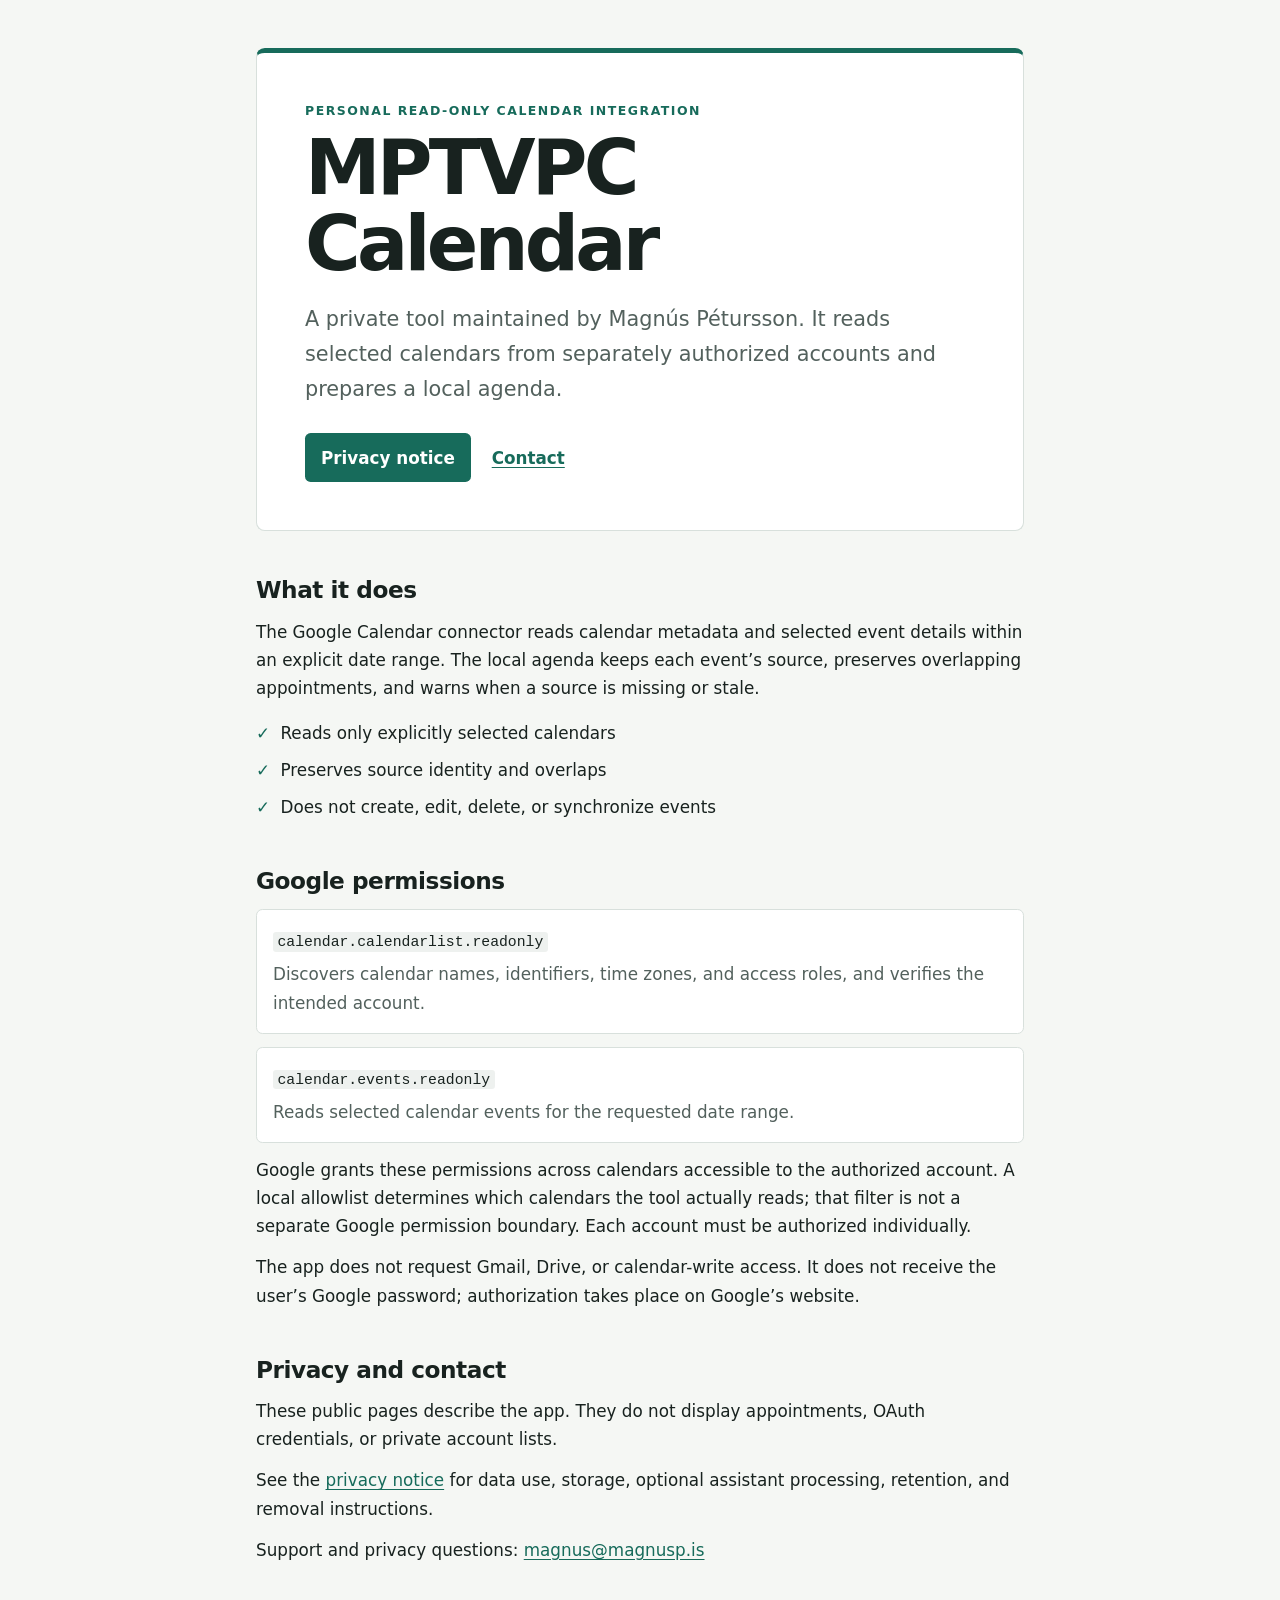
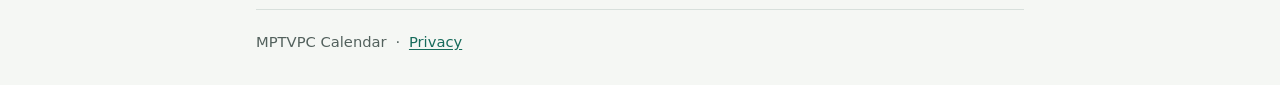
<file: index.html>
<!doctype html>
<html lang="en">
<head>
  <meta charset="utf-8">
  <meta name="viewport" content="width=device-width, initial-scale=1">
  <meta name="description" content="MPTVPC Calendar is a private, read-only calendar tool maintained by Magnús Pétursson.">
  <title>MPTVPC Calendar</title>
  <link rel="stylesheet" href="style.css">
</head>
<body>
  <main>
    <header class="hero">
      <p class="eyebrow">Personal read-only calendar integration</p>
      <h1>MPTVPC Calendar</h1>
      <p class="lede">A private tool maintained by Magnús Pétursson. It reads selected calendars from separately authorized accounts and prepares a local agenda.</p>
      <nav aria-label="Page links">
        <a class="button" href="privacy/">Privacy notice</a>
        <a class="text-link" href="mailto:magnus@magnusp.is">Contact</a>
      </nav>
    </header>

    <section aria-labelledby="purpose">
      <h2 id="purpose">What it does</h2>
      <p>The Google Calendar connector reads calendar metadata and selected event details within an explicit date range. The local agenda keeps each event’s source, preserves overlapping appointments, and warns when a source is missing or stale.</p>
      <ul class="checks">
        <li>Reads only explicitly selected calendars</li>
        <li>Preserves source identity and overlaps</li>
        <li>Does not create, edit, delete, or synchronize events</li>
      </ul>
    </section>

    <section aria-labelledby="permissions">
      <h2 id="permissions">Google permissions</h2>
      <div class="scope">
        <code>calendar.calendarlist.readonly</code>
        <p>Discovers calendar names, identifiers, time zones, and access roles, and verifies the intended account.</p>
      </div>
      <div class="scope">
        <code>calendar.events.readonly</code>
        <p>Reads selected calendar events for the requested date range.</p>
      </div>
      <p>Google grants these permissions across calendars accessible to the authorized account. A local allowlist determines which calendars the tool actually reads; that filter is not a separate Google permission boundary. Each account must be authorized individually.</p>
      <p>The app does not request Gmail, Drive, or calendar-write access. It does not receive the user’s Google password; authorization takes place on Google’s website.</p>
    </section>

    <section aria-labelledby="privacy">
      <h2 id="privacy">Privacy and contact</h2>
      <p>These public pages describe the app. They do not display appointments, OAuth credentials, or private account lists.</p>
      <p>See the <a href="privacy/">privacy notice</a> for data use, storage, optional assistant processing, retention, and removal instructions.</p>
      <p>Support and privacy questions: <a href="mailto:magnus@magnusp.is">magnus@magnusp.is</a></p>
    </section>

    <footer>
      <span>MPTVPC Calendar</span>
      <span aria-hidden="true">·</span>
      <a href="privacy/">Privacy</a>
    </footer>
  </main>
</body>
</html>
</file>
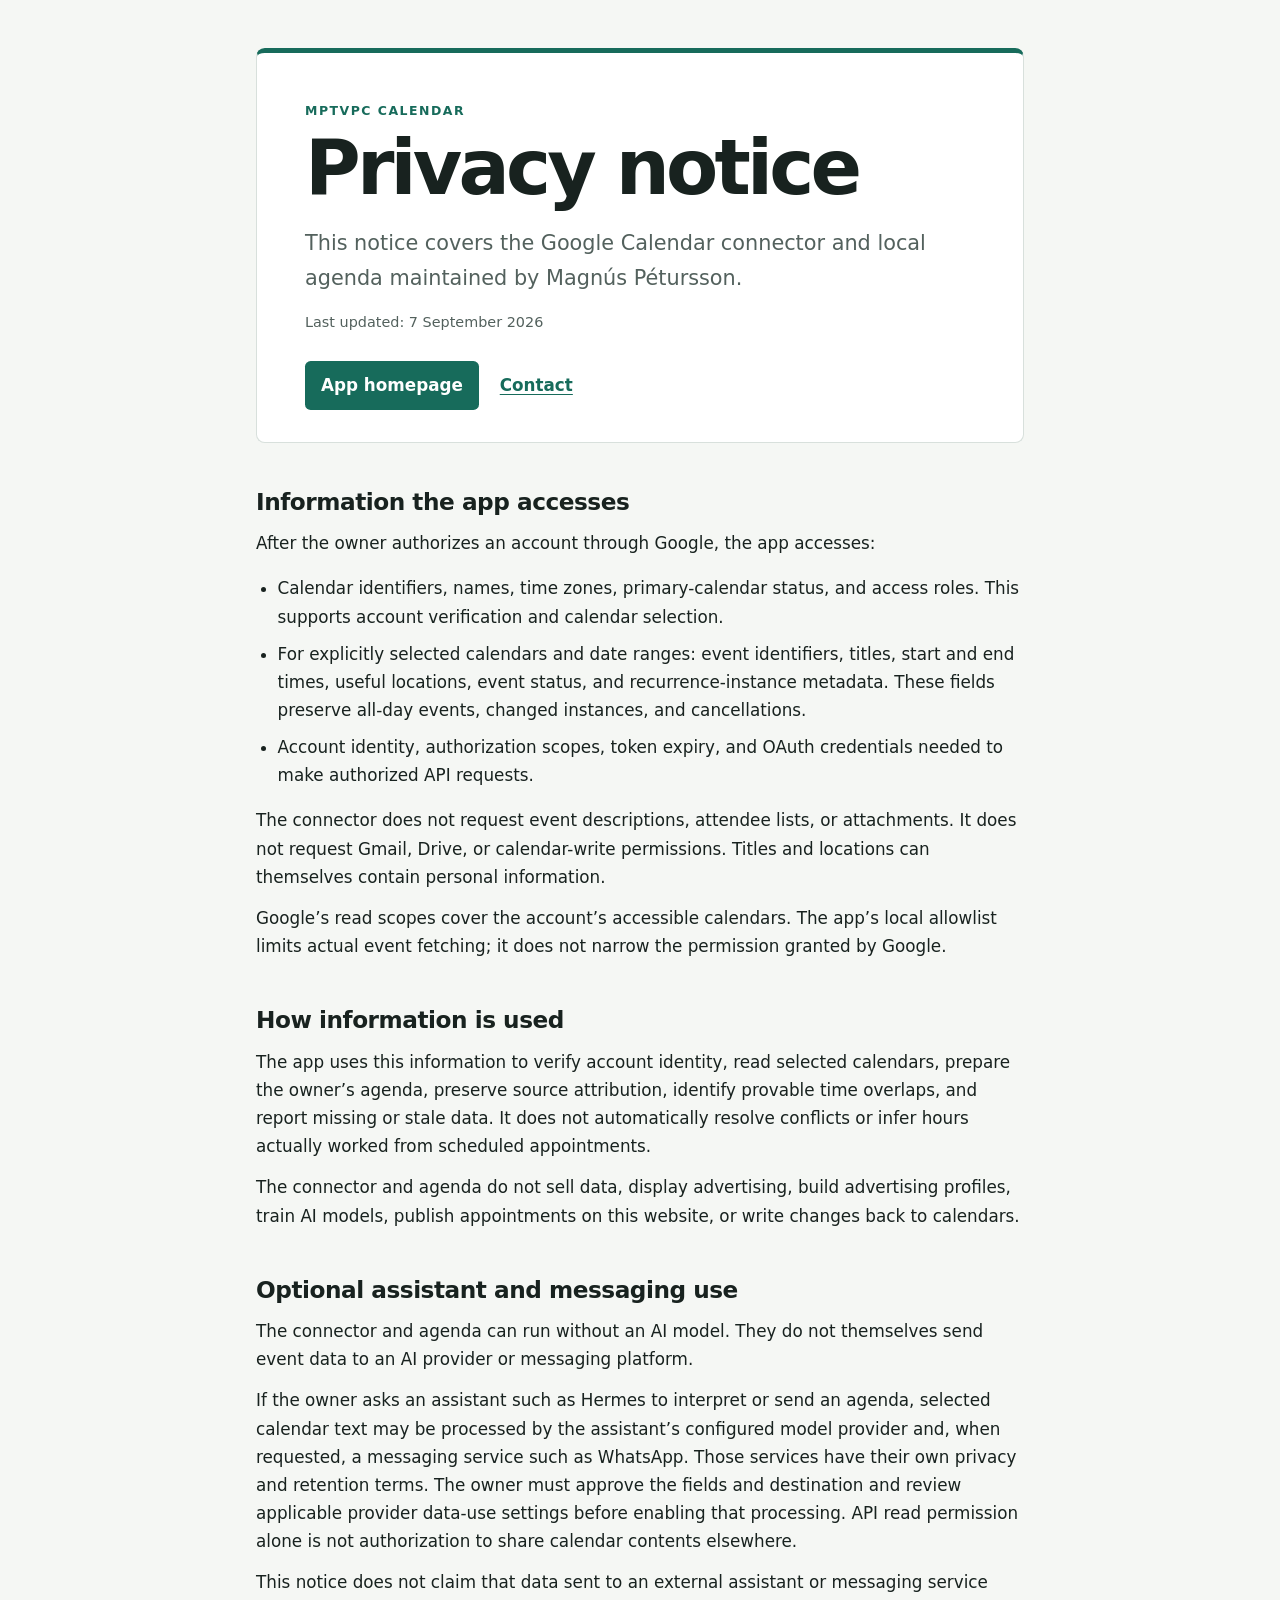
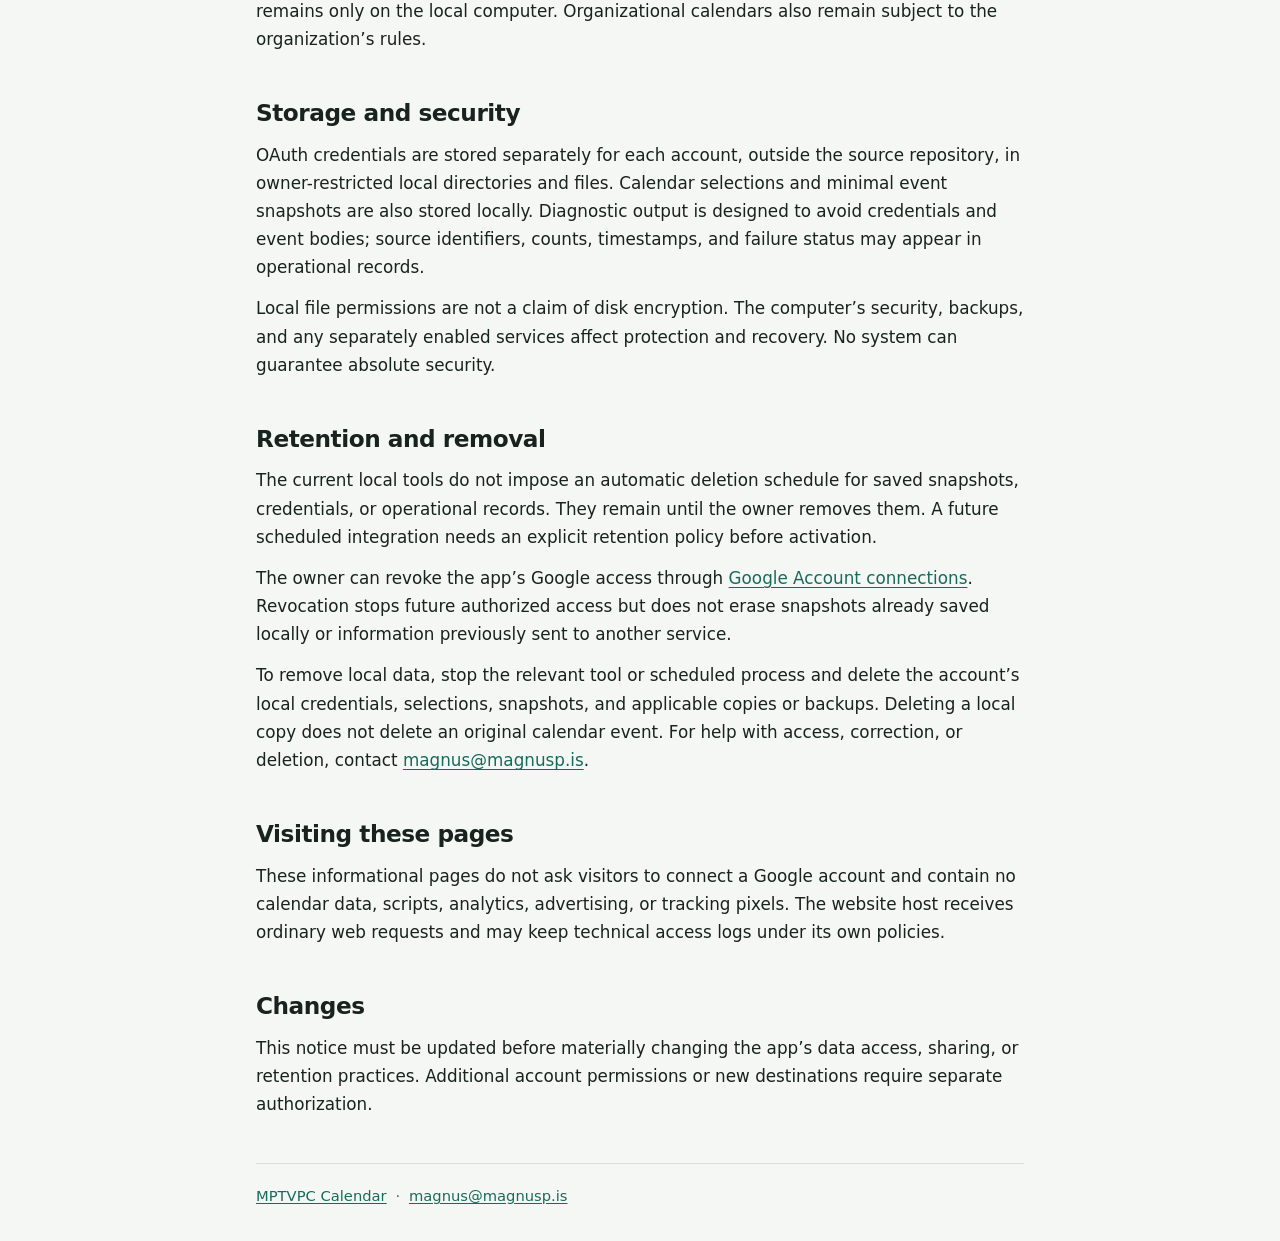
<file: privacy/index.html>
<!doctype html>
<html lang="en">
<head>
  <meta charset="utf-8">
  <meta name="viewport" content="width=device-width, initial-scale=1">
  <meta name="description" content="Privacy notice for MPTVPC Calendar, a personal read-only calendar integration.">
  <title>Privacy notice · MPTVPC Calendar</title>
  <link rel="stylesheet" href="../style.css">
</head>
<body>
  <main>
    <header class="hero compact">
      <p class="eyebrow">MPTVPC Calendar</p>
      <h1>Privacy notice</h1>
      <p class="lede">This notice covers the Google Calendar connector and local agenda maintained by Magnús Pétursson.</p>
      <p class="updated">Last updated: 7 September 2026</p>
      <nav aria-label="Page links">
        <a class="button" href="../">App homepage</a>
        <a class="text-link" href="mailto:magnus@magnusp.is">Contact</a>
      </nav>
    </header>

    <section aria-labelledby="access">
      <h2 id="access">Information the app accesses</h2>
      <p>After the owner authorizes an account through Google, the app accesses:</p>
      <ul>
        <li>Calendar identifiers, names, time zones, primary-calendar status, and access roles. This supports account verification and calendar selection.</li>
        <li>For explicitly selected calendars and date ranges: event identifiers, titles, start and end times, useful locations, event status, and recurrence-instance metadata. These fields preserve all-day events, changed instances, and cancellations.</li>
        <li>Account identity, authorization scopes, token expiry, and OAuth credentials needed to make authorized API requests.</li>
      </ul>
      <p>The connector does not request event descriptions, attendee lists, or attachments. It does not request Gmail, Drive, or calendar-write permissions. Titles and locations can themselves contain personal information.</p>
      <p>Google’s read scopes cover the account’s accessible calendars. The app’s local allowlist limits actual event fetching; it does not narrow the permission granted by Google.</p>
    </section>

    <section aria-labelledby="use">
      <h2 id="use">How information is used</h2>
      <p>The app uses this information to verify account identity, read selected calendars, prepare the owner’s agenda, preserve source attribution, identify provable time overlaps, and report missing or stale data. It does not automatically resolve conflicts or infer hours actually worked from scheduled appointments.</p>
      <p>The connector and agenda do not sell data, display advertising, build advertising profiles, train AI models, publish appointments on this website, or write changes back to calendars.</p>
    </section>

    <section aria-labelledby="assistant">
      <h2 id="assistant">Optional assistant and messaging use</h2>
      <p>The connector and agenda can run without an AI model. They do not themselves send event data to an AI provider or messaging platform.</p>
      <p>If the owner asks an assistant such as Hermes to interpret or send an agenda, selected calendar text may be processed by the assistant’s configured model provider and, when requested, a messaging service such as WhatsApp. Those services have their own privacy and retention terms. The owner must approve the fields and destination and review applicable provider data-use settings before enabling that processing. API read permission alone is not authorization to share calendar contents elsewhere.</p>
      <p>This notice does not claim that data sent to an external assistant or messaging service remains only on the local computer. Organizational calendars also remain subject to the organization’s rules.</p>
    </section>

    <section aria-labelledby="storage">
      <h2 id="storage">Storage and security</h2>
      <p>OAuth credentials are stored separately for each account, outside the source repository, in owner-restricted local directories and files. Calendar selections and minimal event snapshots are also stored locally. Diagnostic output is designed to avoid credentials and event bodies; source identifiers, counts, timestamps, and failure status may appear in operational records.</p>
      <p>Local file permissions are not a claim of disk encryption. The computer’s security, backups, and any separately enabled services affect protection and recovery. No system can guarantee absolute security.</p>
    </section>

    <section aria-labelledby="retention">
      <h2 id="retention">Retention and removal</h2>
      <p>The current local tools do not impose an automatic deletion schedule for saved snapshots, credentials, or operational records. They remain until the owner removes them. A future scheduled integration needs an explicit retention policy before activation.</p>
      <p>The owner can revoke the app’s Google access through <a href="https://myaccount.google.com/connections">Google Account connections</a>. Revocation stops future authorized access but does not erase snapshots already saved locally or information previously sent to another service.</p>
      <p>To remove local data, stop the relevant tool or scheduled process and delete the account’s local credentials, selections, snapshots, and applicable copies or backups. Deleting a local copy does not delete an original calendar event. For help with access, correction, or deletion, contact <a href="mailto:magnus@magnusp.is">magnus@magnusp.is</a>.</p>
    </section>

    <section aria-labelledby="visiting">
      <h2 id="visiting">Visiting these pages</h2>
      <p>These informational pages do not ask visitors to connect a Google account and contain no calendar data, scripts, analytics, advertising, or tracking pixels. The website host receives ordinary web requests and may keep technical access logs under its own policies.</p>
    </section>

    <section aria-labelledby="changes">
      <h2 id="changes">Changes</h2>
      <p>This notice must be updated before materially changing the app’s data access, sharing, or retention practices. Additional account permissions or new destinations require separate authorization.</p>
    </section>

    <footer>
      <a href="../">MPTVPC Calendar</a>
      <span aria-hidden="true">·</span>
      <a href="mailto:magnus@magnusp.is">magnus@magnusp.is</a>
    </footer>
  </main>
</body>
</html>
</file>
<file: style.css>
:root {
  color-scheme: light dark;
  --bg: #f5f7f4;
  --surface: #ffffff;
  --text: #18221f;
  --muted: #53615d;
  --accent: #176b5b;
  --accent-strong: #0f5044;
  --line: #d8e0dc;
  --soft: #eaf3ef;
  --code: #eef1ef;
}

@media (prefers-color-scheme: dark) {
  :root {
    --bg: #101715;
    --surface: #17201d;
    --text: #edf4f1;
    --muted: #a7b6b1;
    --accent: #70d6bd;
    --accent-strong: #9ce7d5;
    --line: #33413d;
    --soft: #1d302a;
    --code: #222d29;
  }
}

* { box-sizing: border-box; }
html { background: var(--bg); color: var(--text); }
body {
  margin: 0;
  font-family: ui-sans-serif, system-ui, -apple-system, BlinkMacSystemFont, "Segoe UI", sans-serif;
  font-size: 1.05rem;
  line-height: 1.68;
}
main { width: min(100% - 2rem, 48rem); margin: 0 auto; padding: 3rem 0 2rem; }
.hero {
  border: 1px solid var(--line);
  border-top: 0.35rem solid var(--accent);
  border-radius: 0.55rem;
  background: var(--surface);
  padding: clamp(1.5rem, 5vw, 3rem);
  margin-bottom: 2.75rem;
}
.hero.compact { padding-bottom: 2rem; }
.eyebrow {
  margin: 0 0 0.5rem;
  color: var(--accent);
  font-size: 0.78rem;
  font-weight: 750;
  letter-spacing: 0.12em;
  text-transform: uppercase;
}
h1 { margin: 0; font-size: clamp(2.35rem, 9vw, 4.75rem); line-height: 1; letter-spacing: -0.05em; }
.lede { margin: 1.25rem 0 0; max-width: 42rem; color: var(--muted); font-size: clamp(1.08rem, 3vw, 1.3rem); }
.updated { margin: 0.9rem 0 0; color: var(--muted); font-size: 0.9rem; }
nav { display: flex; flex-wrap: wrap; align-items: center; gap: 1rem 1.3rem; margin-top: 1.65rem; }
a { color: var(--accent); text-underline-offset: 0.16em; }
a:hover { color: var(--accent-strong); }
.button {
  display: inline-block;
  background: var(--accent);
  color: var(--surface);
  padding: 0.65rem 1rem;
  border-radius: 0.35rem;
  font-weight: 700;
  text-decoration: none;
}
.button:hover { background: var(--accent-strong); color: var(--surface); }
.text-link { font-weight: 650; }
section { margin: 0 0 2.8rem; }
h2 { margin: 0 0 0.85rem; font-size: 1.45rem; line-height: 1.25; letter-spacing: -0.02em; }
p { margin: 0.8rem 0; }
ul { padding-left: 1.35rem; }
li { margin: 0.55rem 0; }
.checks { list-style: none; padding: 0; }
.checks li::before { content: "✓"; color: var(--accent); font-weight: 800; margin-right: 0.65rem; }
.note { border-left: 0.25rem solid var(--accent); background: var(--soft); padding: 0.85rem 1rem; }
.scope { border: 1px solid var(--line); border-radius: 0.4rem; background: var(--surface); padding: 1rem; margin: 0.8rem 0; }
.scope p { margin: 0.35rem 0 0; color: var(--muted); }
code { overflow-wrap: anywhere; background: var(--code); padding: 0.12rem 0.28rem; border-radius: 0.2rem; font-size: 0.88em; }
footer { display: flex; flex-wrap: wrap; gap: 0.55rem; border-top: 1px solid var(--line); padding-top: 1.25rem; color: var(--muted); font-size: 0.92rem; }

@media (max-width: 28rem) {
  main { width: min(100% - 1.25rem, 48rem); padding-top: 0.65rem; }
  .hero { padding: 1.25rem; margin-bottom: 2rem; }
  h1 { font-size: 2.65rem; }
}
</file>
